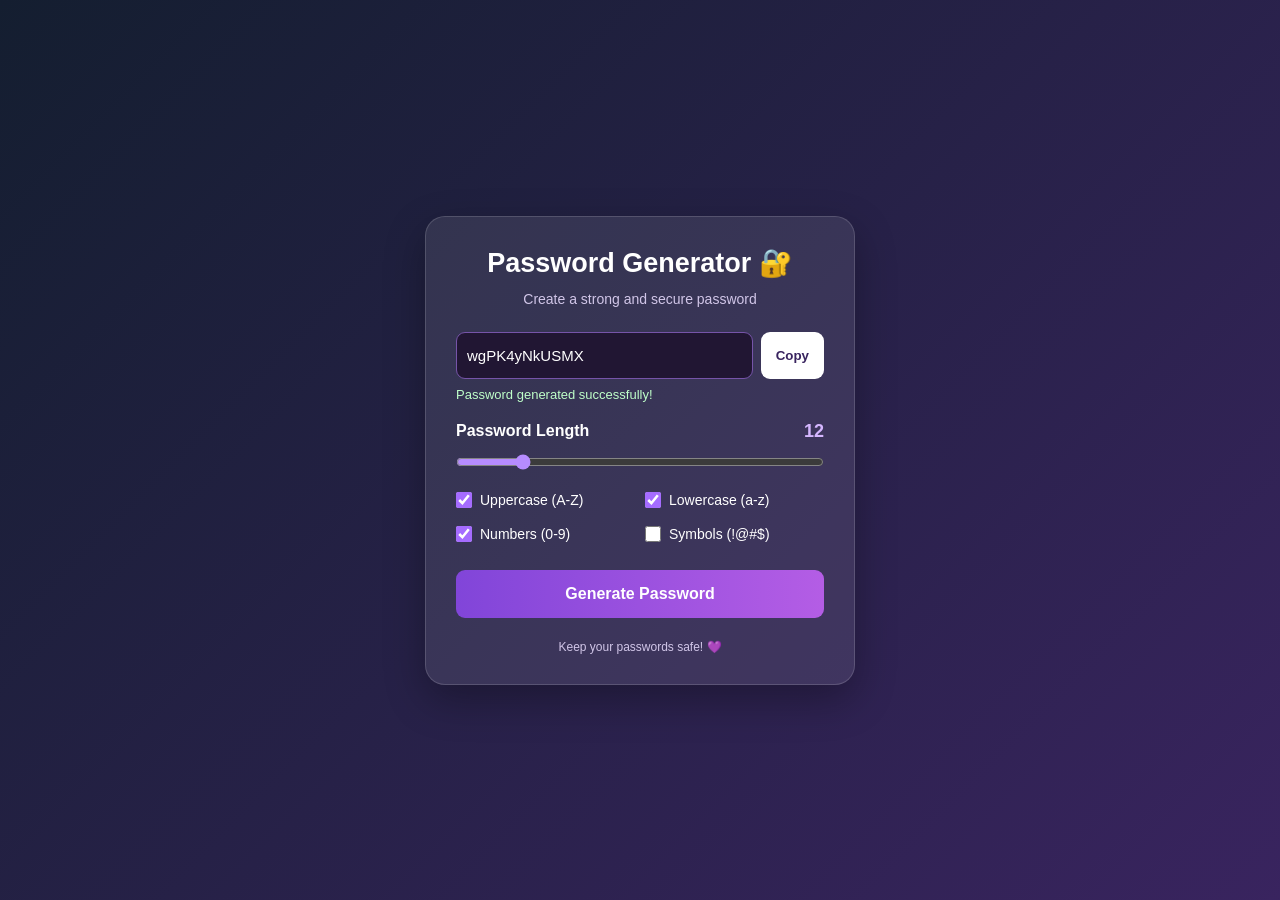
<file: Day52ofLearning.html>
<!DOCTYPE html>
<html lang="en">
<head>
    <meta charset="UTF-8">
    <meta name="viewport" content="width=device-width, initial-scale=1.0">
    <title>Password Generator</title>
    <link rel="stylesheet" href="Day52ofLearning.css">
    <script src="Day52ofLearning.js" defer></script>
</head>
<body>

    <div class="container">
        <h1>Password Generator 🔐</h1>
        <p class="subtitle">Create a strong and secure password</p>

        <div class="password-box">
            <input
                type="text"
                id="password"
                placeholder="Your password appears here"
                readonly
            >
            <button id="copyBtn" class="copy-btn" type="button">
                Copy
            </button>
        </div>

        <p id="message" aria-live="polite"></p>

        <div class="length-box">
            <label for="length">Password Length</label>
            <span id="lengthValue">12</span>
        </div>

        <input type="range" id="length" min="8" max="32" value="12">

        <div class="options">
            <label>
                <input type="checkbox" id="uppercase" checked>
                Uppercase (A-Z)
            </label>

            <label>
                <input type="checkbox" id="lowercase" checked>
                Lowercase (a-z)
            </label>

            <label>
                <input type="checkbox" id="numbers" checked>
                Numbers (0-9)
            </label>

            <label>
                <input type="checkbox" id="symbols">
                Symbols (!@#$)
            </label>
        </div>

        <button id="generateBtn" class="generate-btn" type="button">
            Generate Password
        </button>

        <p class="footer">Keep your passwords safe! 💜</p>
    </div>

</body>
</html>
</file>
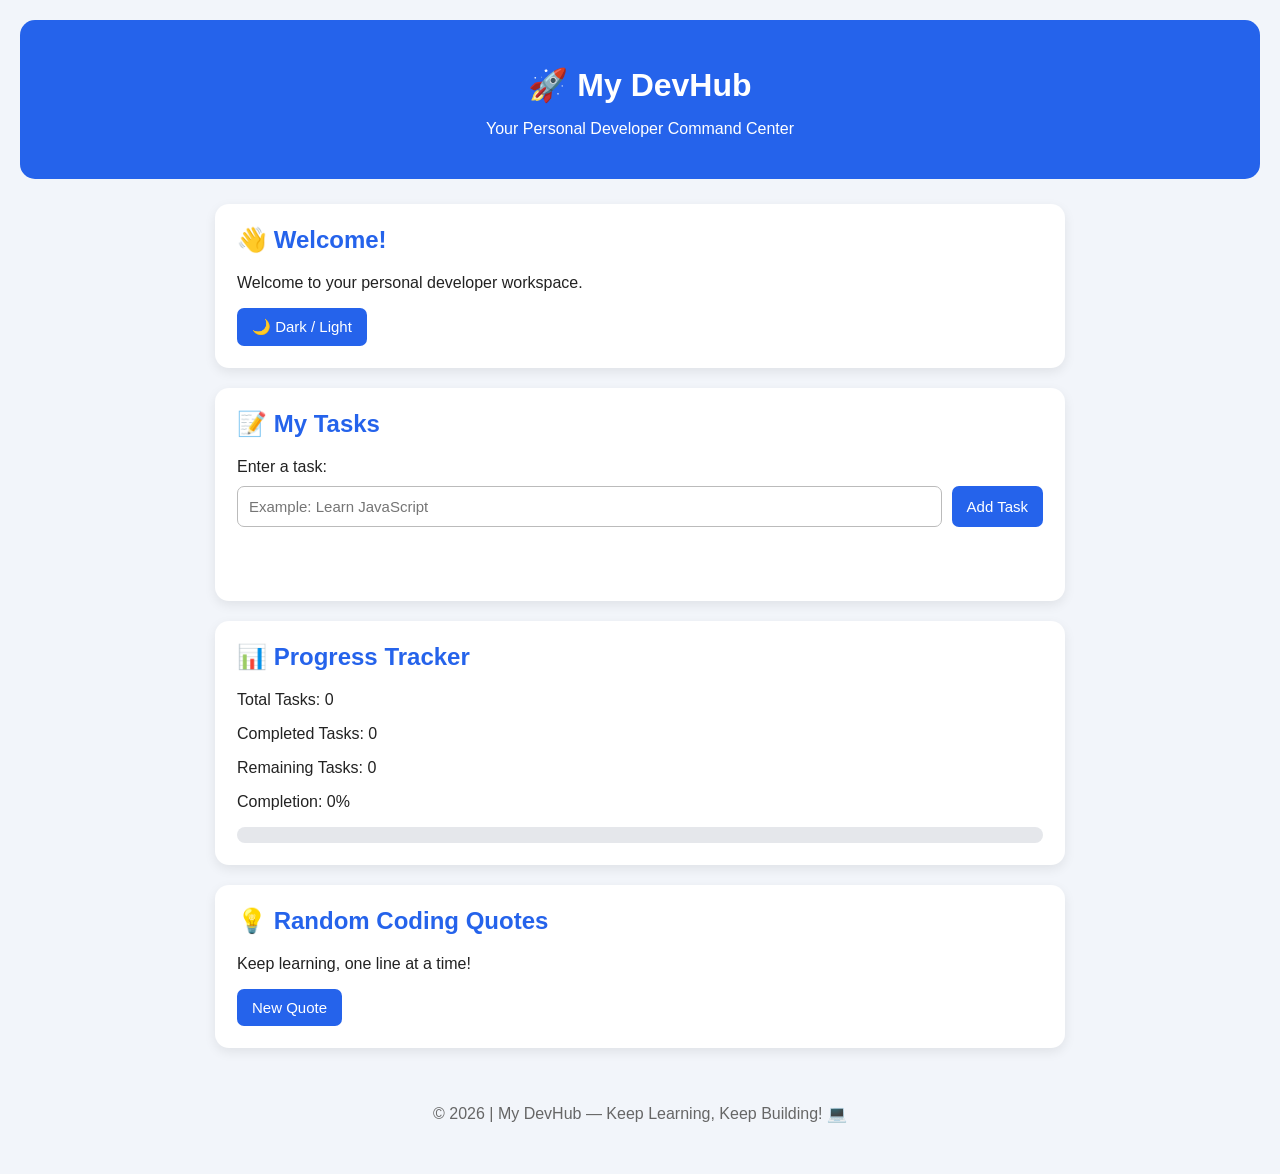
<file: Day53ofLearning.html>
<!DOCTYPE html>
<html lang="en">
<head>
    <meta charset="UTF-8">
    <meta name="viewport" content="width=device-width, initial-scale=1.0">
    <title>My DevHub | Developer Command Center</title>
    <link rel="stylesheet" href="Day53ofLearning.css">
</head>

<body>

    <header>
        <h1>🚀 My DevHub</h1>
        <p>Your Personal Developer Command Center</p>
    </header>

    <main>

        <section class="card">
            <h2>👋 Welcome!</h2>
            <p>Welcome to your personal developer workspace.</p>
            <p id="date"></p>
            <p id="clock"></p>
            <button id="themeBtn" type="button">🌙 Dark / Light</button>
        </section>

        <section class="card">
            <h2>📝 My Tasks</h2>

            <label for="task">Enter a task:</label>

            <div class="task-input">
                <input
                    type="text"
                    id="task"
                    placeholder="Example: Learn JavaScript"
                >
                <button id="addTaskBtn" type="button">Add Task</button>
            </div>

            <p id="result" aria-live="polite"></p>

            <ul id="taskList"></ul>
        </section>

        <section class="card">
            <h2>📊 Progress Tracker</h2>

            <p id="totalTask">Total Tasks: 0</p>
            <p id="completedTask">Completed Tasks: 0</p>
            <p id="remainingTask">Remaining Tasks: 0</p>
            <p id="percentage">Completion: 0%</p>

            <div class="progress-track">
                <div id="progressBar"></div>
            </div>
        </section>

        <section class="card">
            <h2>💡 Random Coding Quotes</h2>

            <p id="randomQuotes">Keep learning, one line at a time!</p>

            <button id="quoteBtn" type="button">New Quote</button>
        </section>

    </main>

    <footer>
        <p>© 2026 | My DevHub — Keep Learning, Keep Building! 💻</p>
    </footer>
    <script src="Day53ofLearning.js"></script>

</body>
</html>
</file>
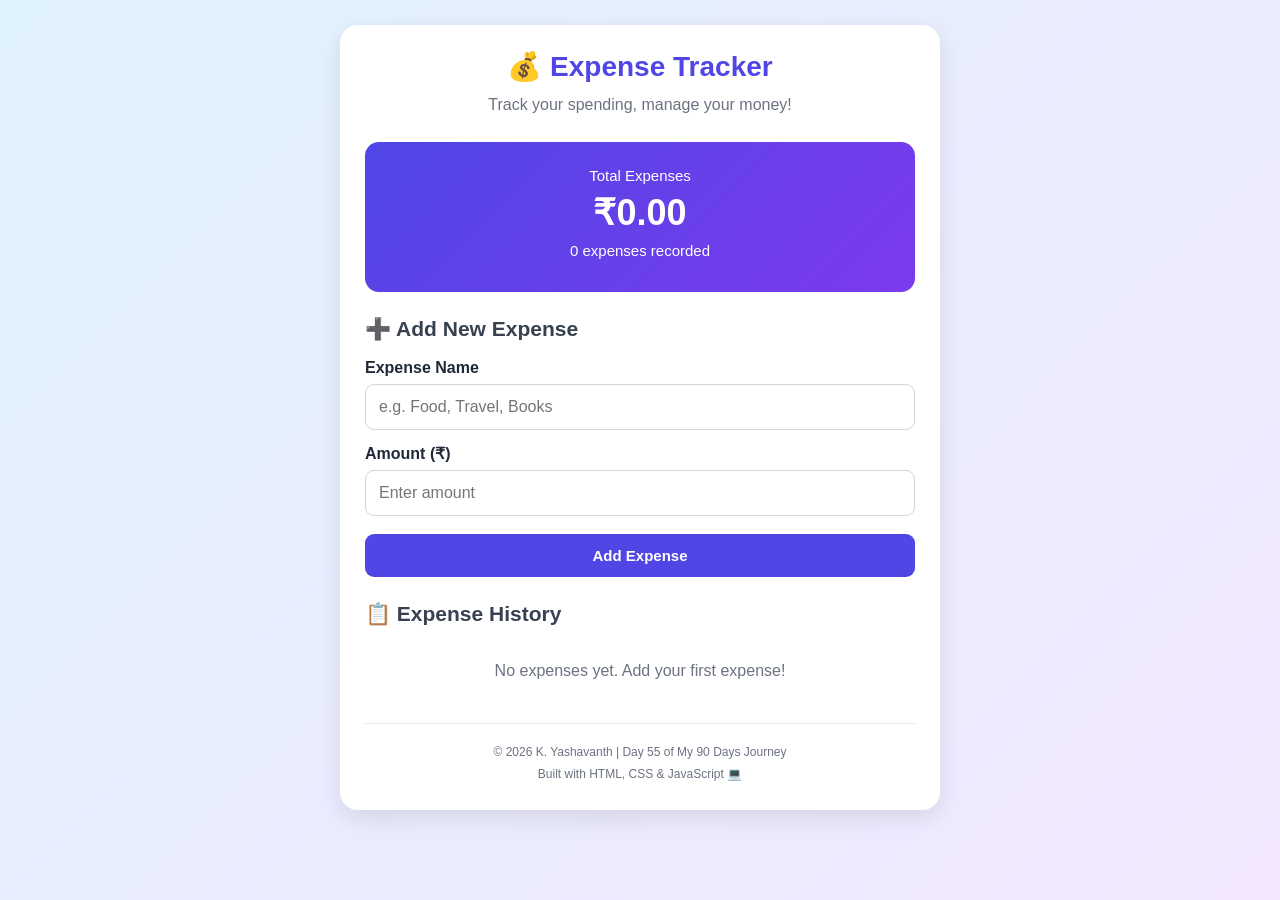
<file: Day55ofLearning.html>
<!DOCTYPE html>
<html lang="en">
<head>
    <meta charset="UTF-8">
    <meta name="viewport" content="width=device-width, initial-scale=1.0">

    <title>Personal Expense Tracker</title>

    <link rel="stylesheet" href="Day55ofLearning.css">
</head>
<body>

    <div class="container">

        <header>
            <h1>💰 Expense Tracker</h1>
            <p>Track your spending, manage your money!</p>
        </header>

        <section class="total-card">
            <p>Total Expenses</p>
            <h2 id="totalAmount">₹0.00</h2>
            <p id="expenseCount">0 expenses recorded</p>
        </section>

        <section class="expense-form">
            <h2>➕ Add New Expense</h2>

            <label for="expenseName">Expense Name</label>
            <input
                type="text"
                id="expenseName"
                placeholder="e.g. Food, Travel, Books"
            >

            <label for="expenseAmount">Amount (₹)</label>
            <input
                type="number"
                id="expenseAmount"
                placeholder="Enter amount"
                min="0.01"
                step="0.01"
            >

            <button id="addExpenseBtn">Add Expense</button>

            <p id="message" role="status" aria-live="polite"></p>
        </section>

        <section class="expense-history">
            <h2>📋 Expense History</h2>

            <ul id="expenseList">

            </ul>

            <p id="emptyMessage">No expenses yet. Add your first expense!</p>

            <button id="clearAllBtn" class="clear-btn" type="button">
                Clear All Expenses
            </button>
        </section>

        <footer>
            <p>© 2026 K. Yashavanth | Day 55 of My 90 Days Journey</p>
            <p>Built with HTML, CSS & JavaScript 💻</p>
        </footer>

    </div>

    <script src="Day55ofLearning.js"></script>
</body>
</html>
</file>
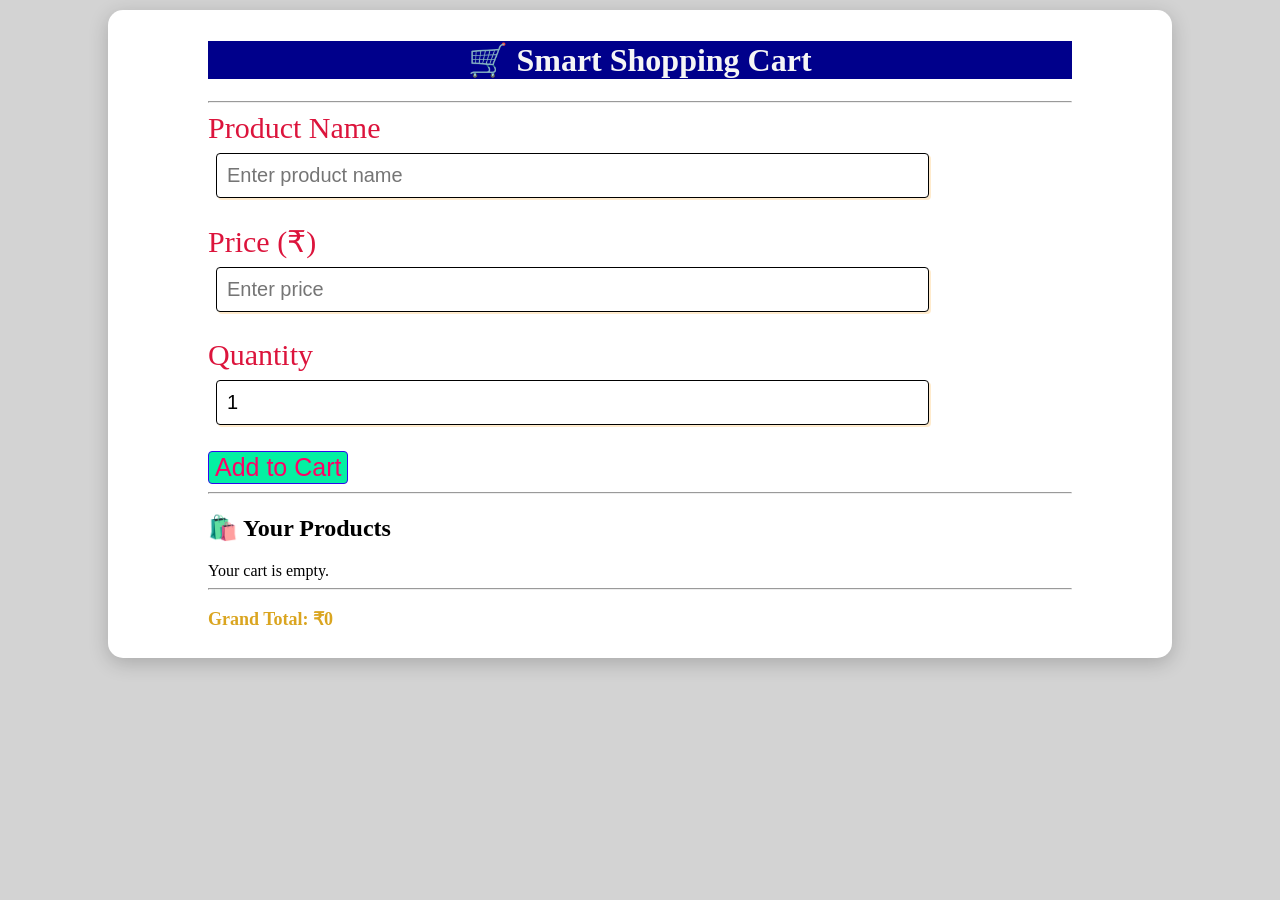
<file: Day57ofLearning.html>
<!DOCTYPE html>
<html lang="en">
    <head>
    <meta charset="UTF-8">
    <meta name="viewport" content="width=device-width, initial-scale=1.0"><title>Smart Shopping Cart</title>

<link rel="stylesheet" href="Day57ofLearning.css">

</head><body><div class="container">

    <header>
        <h1>🛒 Smart Shopping Cart</h1>
    </header>

    <hr>

    <form id="cartform">

        <label>Product Name</label><br>
        <input type="text" id="productInput"
            placeholder="Enter product name" required>

        <br><br>

        <label>Price (₹)</label><br>
        <input type="number" id="priceInput"
            placeholder="Enter price"
            min="0.01" step="0.01" required>

        <br><br>

        <label>Quantity</label><br>
        <input type="number" id="quantity"
            min="1" value="1" step="1" required>

        <br><br>

        <button type="submit" id="cartBtn">
            Add to Cart
        </button>

    </form>

    <hr>

    <h2>🛍️ Your Products</h2>

    <div id="cart">
        Your cart is empty.
    </div>

    <hr>

    <h3 id="Total">Grand Total: ₹0</h3>

</div>

<script src="Day57ofLearning.js"></script>

</body>
</html>
</file>
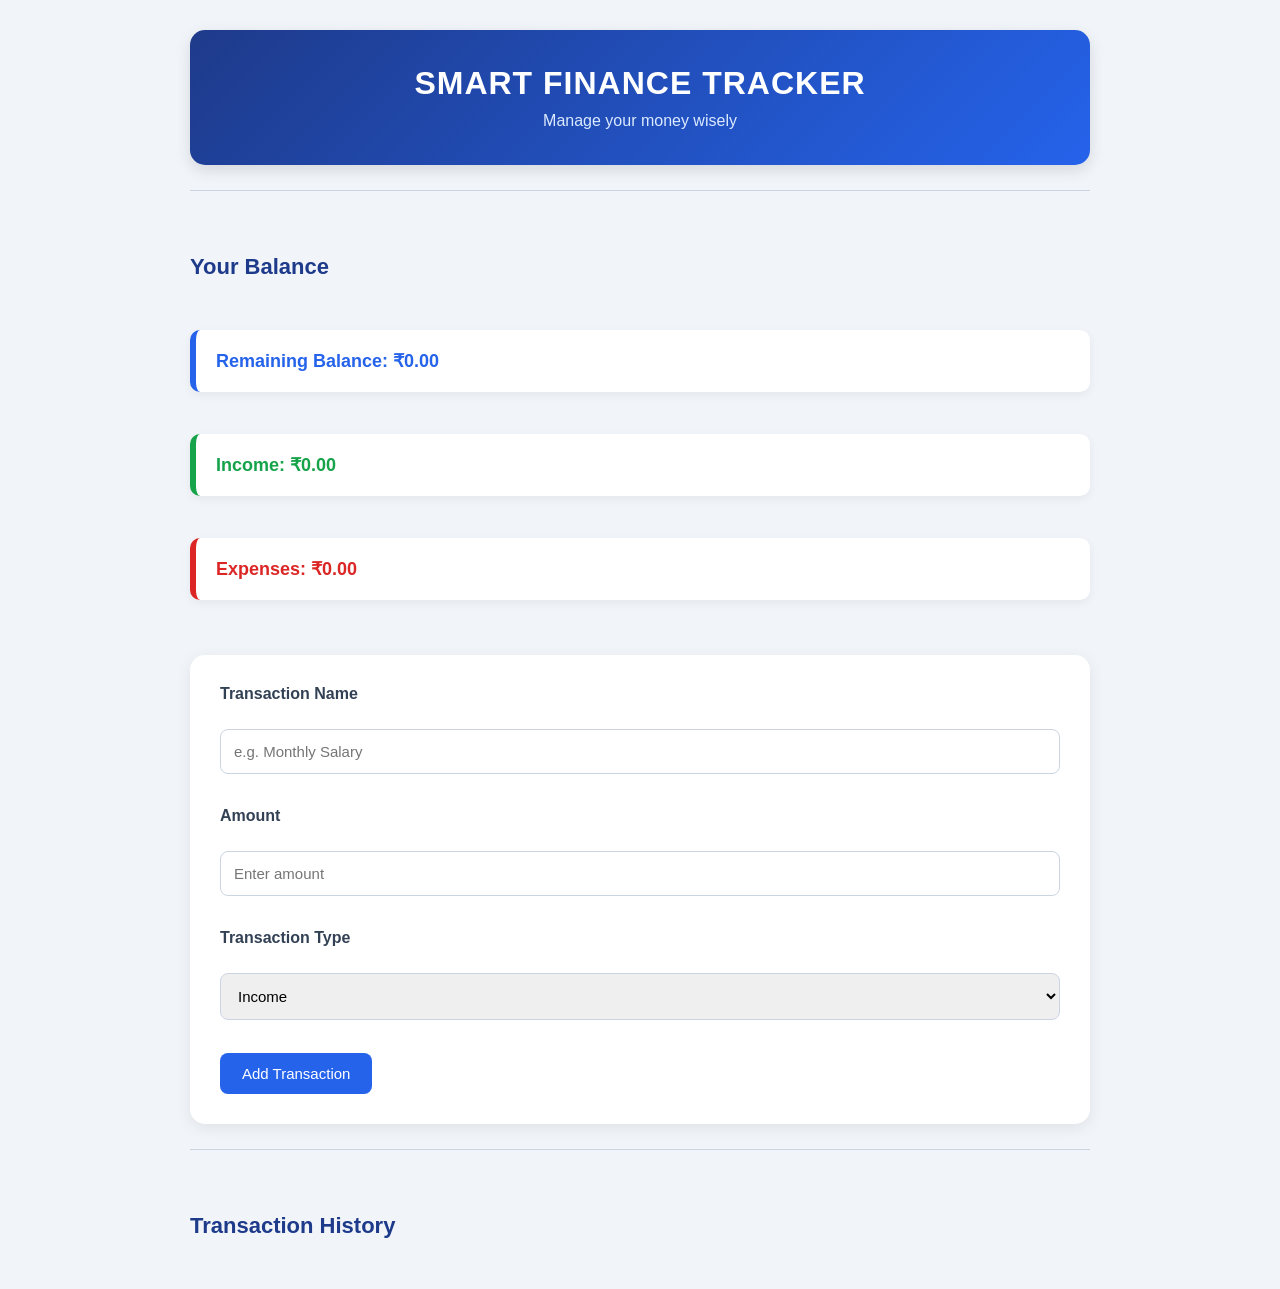
<file: Day58ofLearning.html>
<!DOCTYPE html>
<html lang="en">
<head>
    <meta charset="UTF-8">
    <meta name="viewport" content="width=device-width, initial-scale=1.0">
    <title>SMART FINANCE TRACKER</title>
    <link rel="stylesheet" href="Day58ofLearning.css">
</head>
<body>
    <header>
        <h1>SMART FINANCE TRACKER</h1>
        <p>Manage your money wisely</p>
    </header>
    <hr>
    <br>
<h3>Your Balance</h3>
<br>
<p id="balance">Remaining Balance:</p>
<br>
<p id="income">Income:</p>
<br>
<p id="expenses">Expenses:</p>
<br>

<form>
    <label>Transaction Name</label><br>
    <input type="text" id="transaction" placeholder="e.g. Monthly Salary"><br><br>
    <label>Amount</label><br>  
    <input type="number" id="amount" placeholder="Enter amount"><br><br>
    <label>Transaction Type</label><br>
    <select id="transactionType">
        <option value="income">Income</option>
        <option value="expense">Expense</option>
    </select><br><br>
    <button type="button" id="addTransactionBtn">Add Transaction</button>
</form>
<hr>
    <br>
    <h3>Transaction History</h3>
    <ul id="transactionHistory"></ul>

    <script src="Day58ofLearning.js"></script>
</body>
</html>
</file>
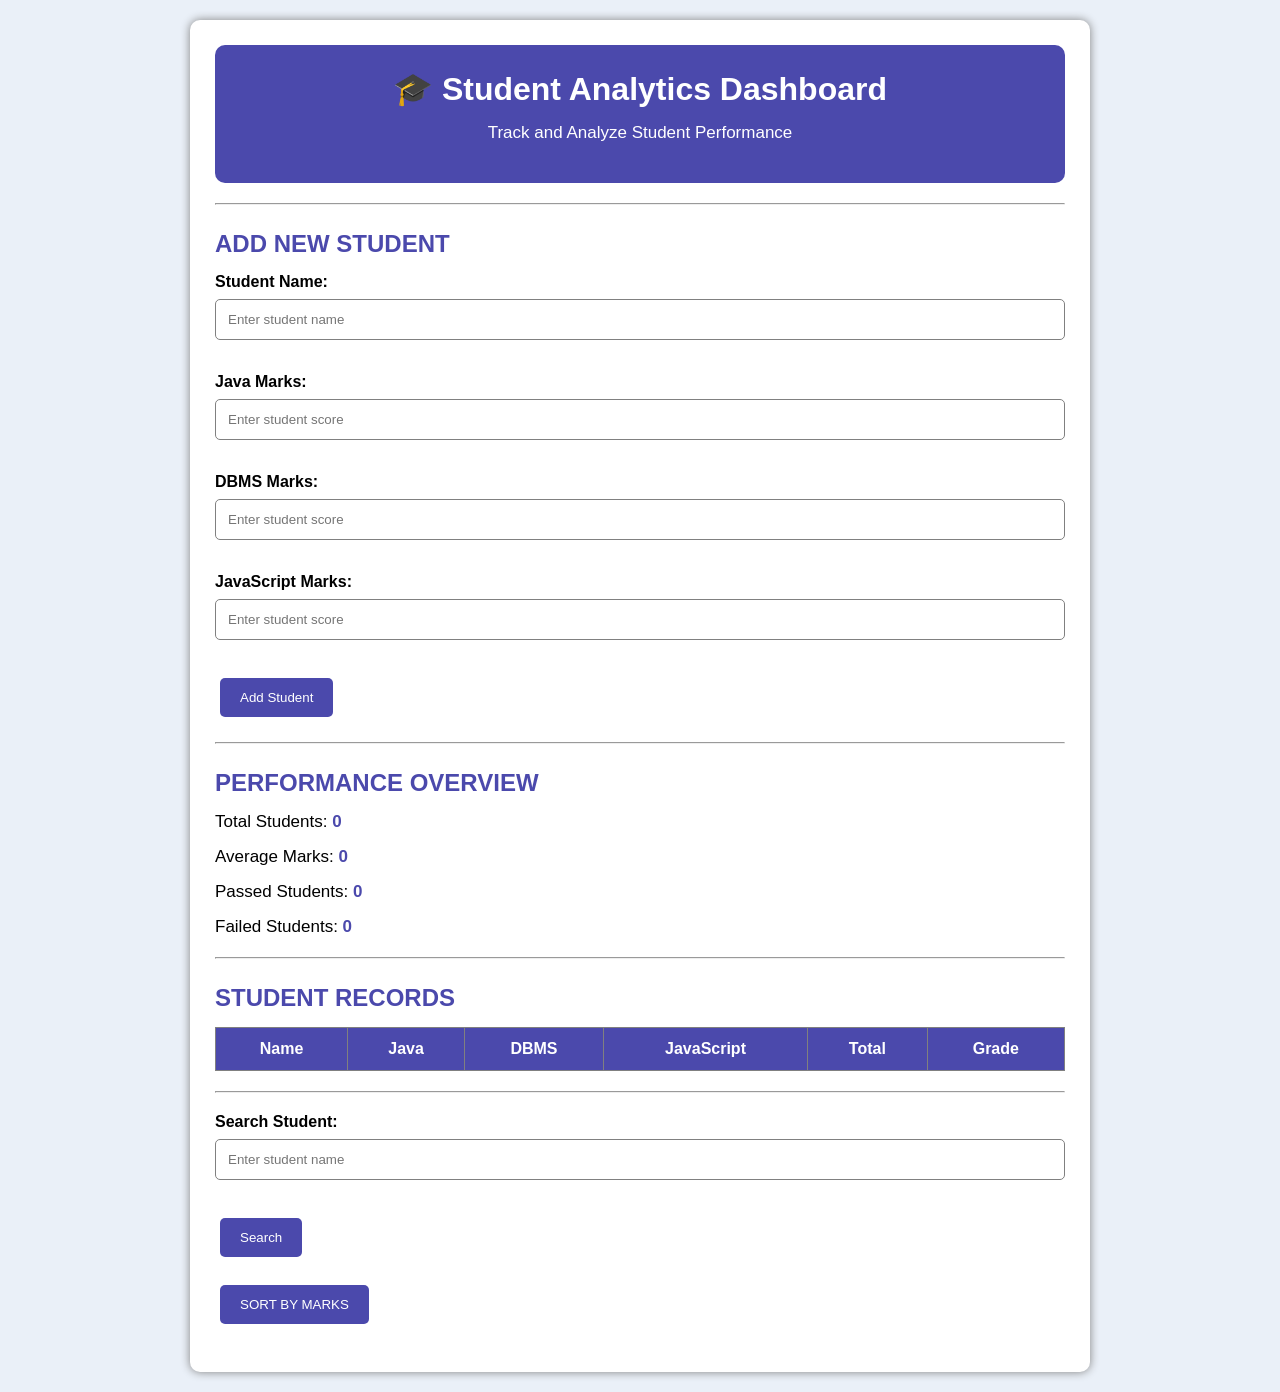
<file: Day59ofLearning.html>
<!DOCTYPE html>
<html lang="en">
<head>
    <meta charset="UTF-8">
    <meta name="viewport" content="width=device-width, initial-scale=1.0">
    <title>Student Analytics Dashboard</title>
    <link rel="stylesheet" href="Day59ofLearning.css">
</head>
<body>

<div class="container">

    <header>
        <h1>🎓 Student Analytics Dashboard</h1>
        <p>Track and Analyze Student Performance</p>
    </header>

    <hr>

    <h2>ADD NEW STUDENT</h2>

    <label for="studentName">Student Name:</label>
    <input type="text" id="studentName" placeholder="Enter student name">

    <br><br>

    <label for="JavaMarks">Java Marks:</label>
    <input type="number" id="JavaMarks" placeholder="Enter student score" min="0" max="100">

    <br><br>

    <label for="DBMSMarks">DBMS Marks:</label>
    <input type="number" id="DBMSMarks" placeholder="Enter student score" min="0" max="100">

    <br><br>

    <label for="JavaScript">JavaScript Marks:</label>
    <input type="number" id="JavaScript" placeholder="Enter student score" min="0" max="100">

    <br><br>

    <button id="addStudentBtn">Add Student</button>

    <hr>

    <h2>PERFORMANCE OVERVIEW</h2>

    <p>Total Students: <span id="totalStudents">0</span></p>
    <p>Average Marks: <span id="averageMarks">0</span></p>
    <p>Passed Students: <span id="passedStudents">0</span></p>
    <p>Failed Students: <span id="failedStudents">0</span></p>

    <hr>

    <h2>STUDENT RECORDS</h2>

    <table id="studentTable">
        <thead>
            <tr>
                <th>Name</th>
                <th>Java</th>
                <th>DBMS</th>
                <th>JavaScript</th>
                <th>Total</th>
                <th>Grade</th>
            </tr>
        </thead>

        <tbody id="studentRecords">
        </tbody>
    </table>

    <hr>

    <label for="searchInput">Search Student:</label>
    <input type="text" id="searchInput" placeholder="Enter student name">

    <br><br>

    <button id="searchBtn">Search</button>

    <br><br>

    <button id="sortBtn">SORT BY MARKS</button>

    <br><br>

</div>

<script src="Day59ofLearning.js"></script>

</body>
</html>
</file>
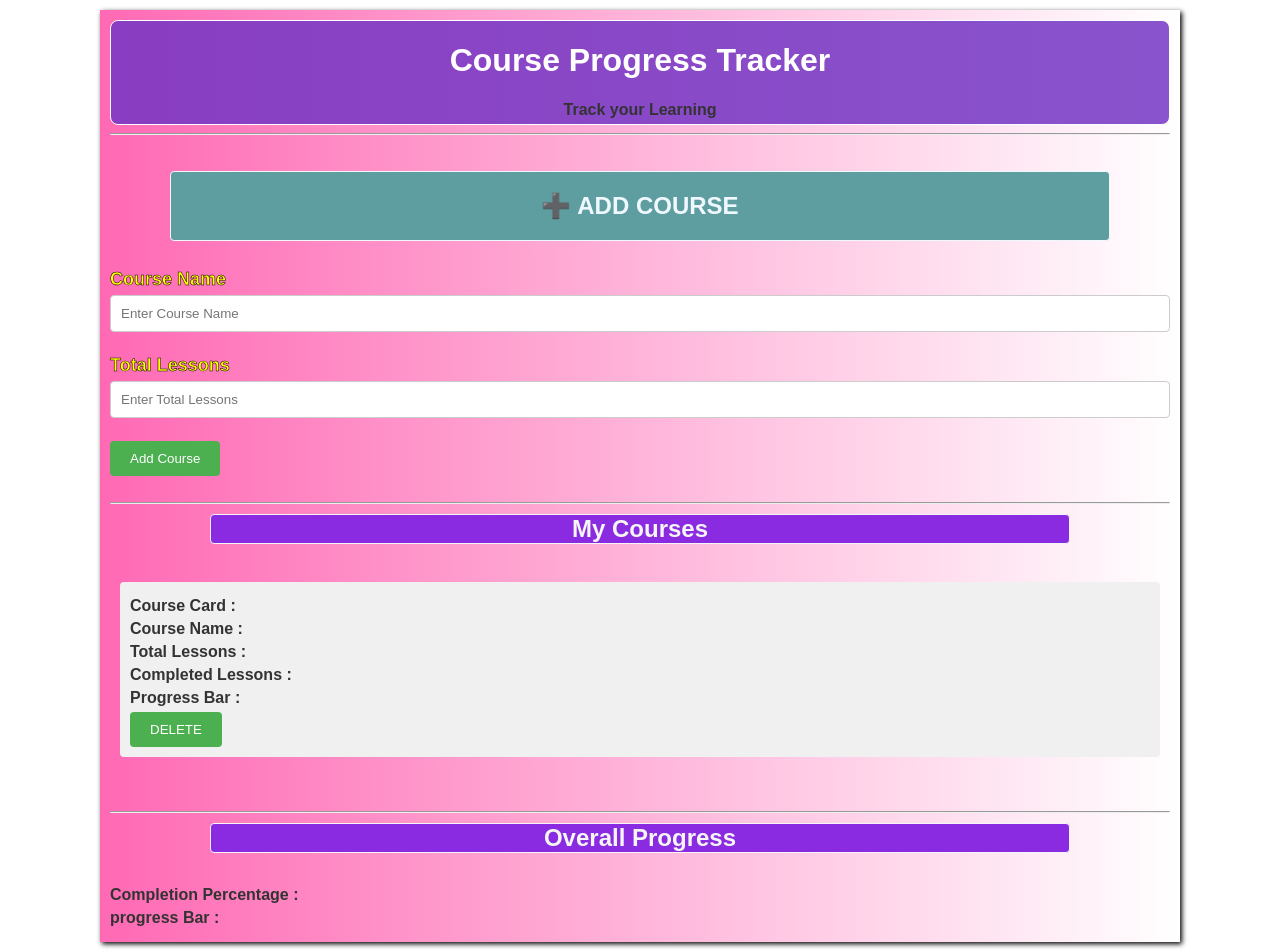
<file: Day60ofLearning.html>
<!DOCTYPE html>
<html lang="en">
<head>
    <meta charset="UTF-8">
    <meta name="viewport" content="width=device-width, initial-scale=1.0">
    <title>Document</title>
    <link rel="stylesheet" href="Day60ofLearning.css">
</head>
<body>
    <div class="container">
        <header>
        <h1>Course Progress Tracker</h1>
        <p>Track your Learning</p>
    </header>
    <hr>
    <br>

    <h2 class="addcourse">➕ ADD COURSE</h2>
 <br>
    <label for="courseName">Course Name</label><br>
    <input type="text" id="courseName" placeholder="Enter Course Name">
 <br><br>
    <label for="totallessons">Total Lessons</label><br>
    <input type="number" id="totallessons" placeholder="Enter Total Lessons">
 <br><br>
    <button id="courseBtn">Add Course</button>
 <br><br>
 <hr>
    <h2>My Courses</h2>
<br>
<div id="coursecontainer">
    <p id="card">Course Card :</p>
    <p id="Name">Course Name  :</p>
    <p id="total">Total Lessons :</p>
    <p id="completed">Completed Lessons :</p>
    <p id="ProgressBar">Progress Bar :</p>
    <button id="deleteBtn">DELETE</button>
</div>
<br><br>
<hr>
<h2>Overall Progress</h2><br>
<p id="percentage">Completion Percentage :</p>
<p id="OverallBar">progress Bar :</p>
 </div>
    <script src="Day60ofLearning.js"></script>
</body>
</html>
</file>
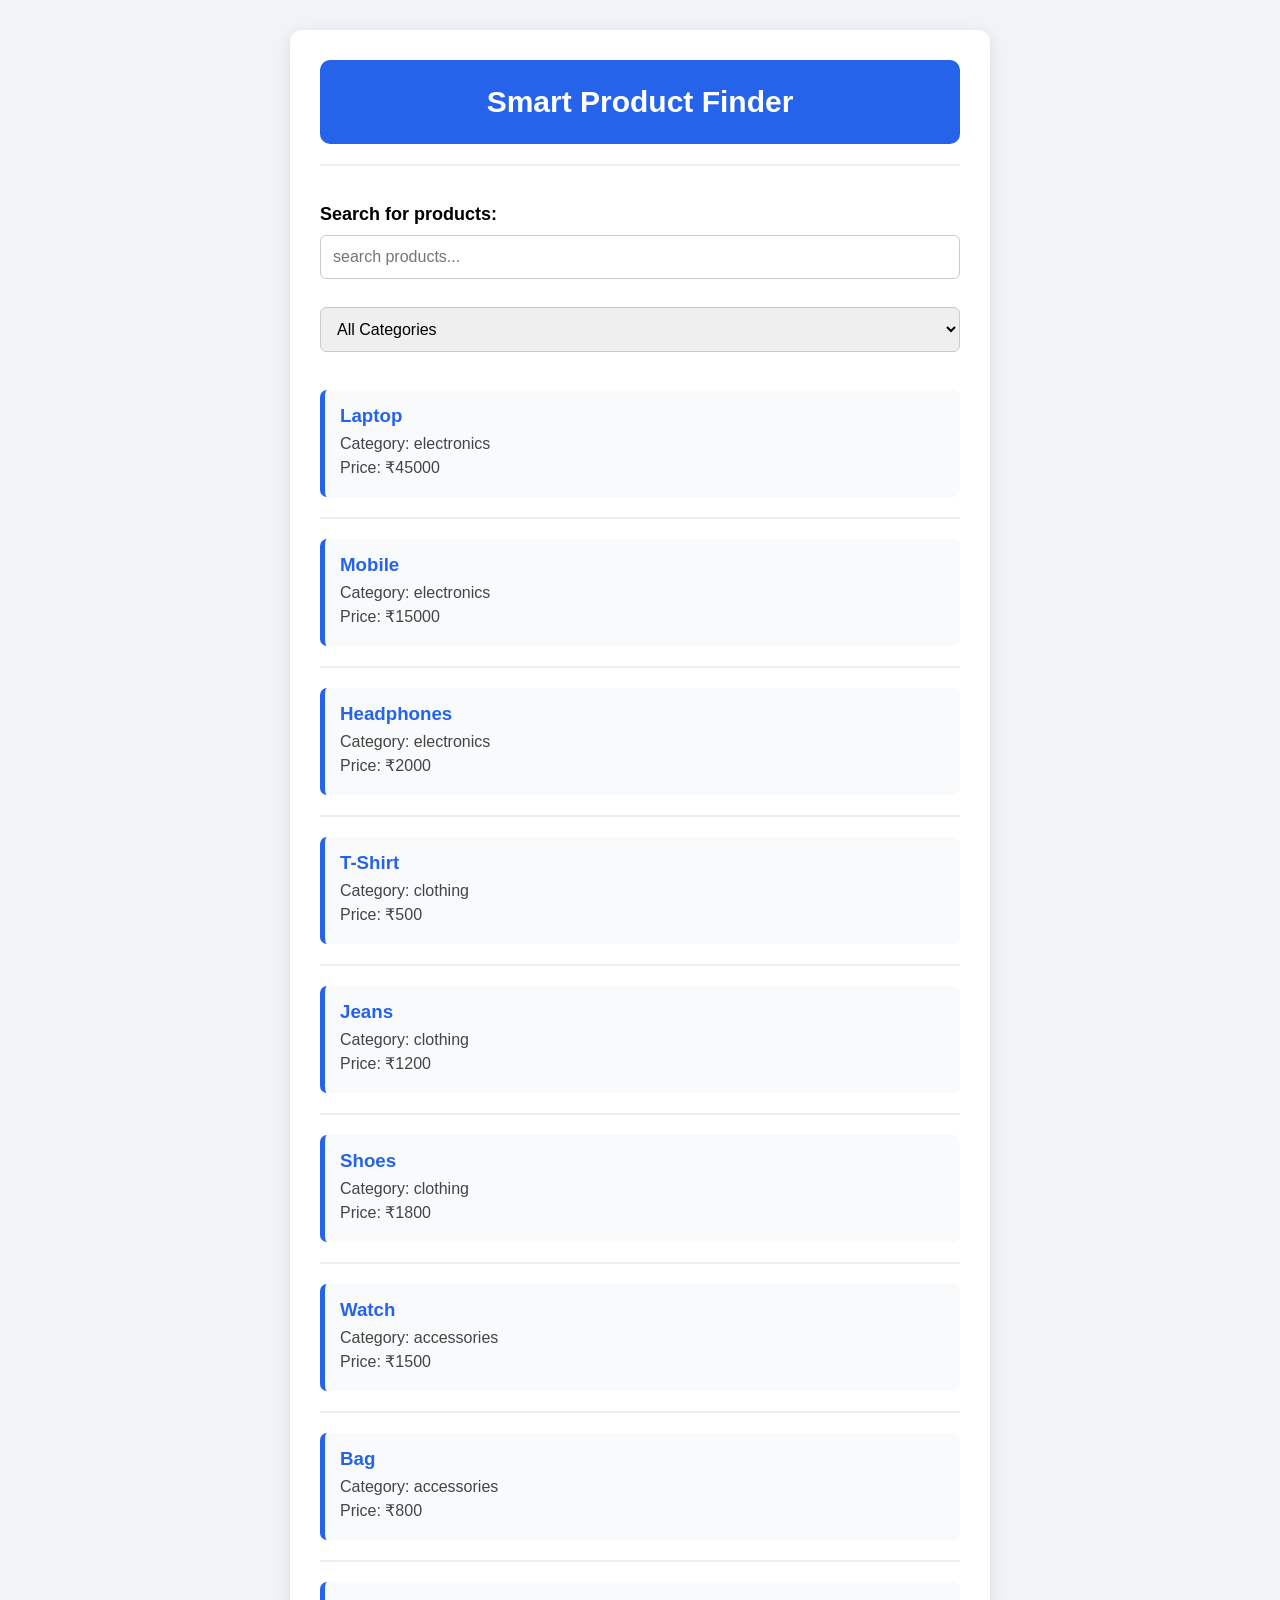
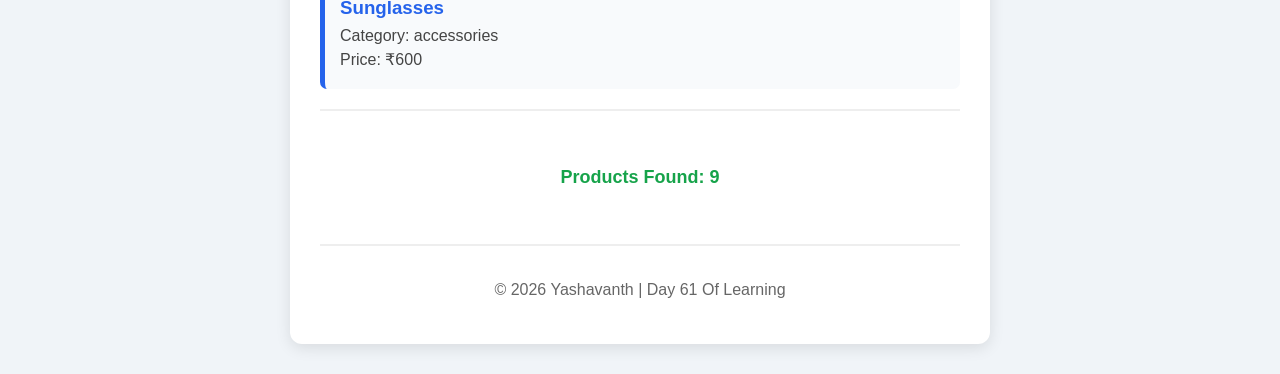
<file: Day61ofLearning.html>
<!DOCTYPE html>
<html lang="en">
<head>
    <meta charset="UTF-8">
    <meta name="viewport" content="width=device-width, initial-scale=1.0">
    <title>smart.product.finder</title>
    <link rel="stylesheet" href="Day61ofLearning.css">
</head>
<body>
    <div class="container">
    <header>
        <h1>Smart Product Finder</h1>
    </header>
<hr>
<br>
    <label for="search">Search for products:</label>
<br>
    <input type="text" id="search" name="search" placeholder="search products...">
<br><br>
    <select id="category" name="category">
        <option value="all" selected>All Categories</option>
        <option value="electronics">Electronics</option>
        <option value="clothing">Clothing</option>
        <option value="accessories">Accessories</option>
    </select>
<br><br>
    <div id="productList">
    </div>
<br><br>

<p id="resultcount"></p>
<br><br>
<hr>
    <footer>
        <p>© 2026 Yashavanth | Day 61 Of Learning</p>
    </footer>
    </div>
    <script src="Day61ofLearning.js"></script>
</body>
</html>
</file>
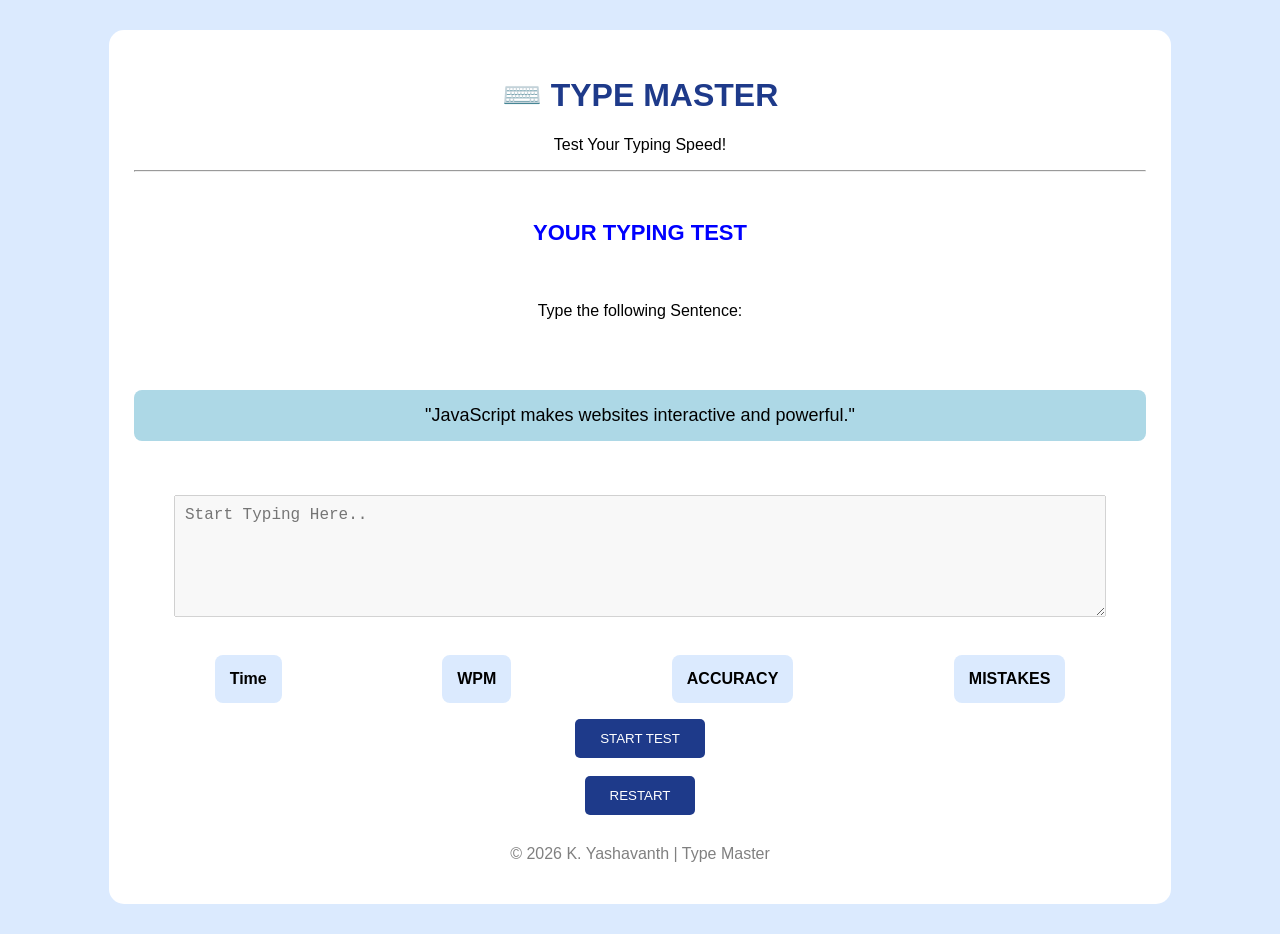
<file: Day62ofLearning.html>
<!DOCTYPE html>
<html lang="en">
<head>
    <meta charset="UTF-8">
    <meta name="viewport" content="width=device-width, initial-scale=1.0">
    <title>Type Master - Typing Speed Test</title>
    <link rel="stylesheet" href="Day62ofLearning.css">
</head>
<body>
    <div class="container">
        <header>
        <h1>⌨️ TYPE MASTER</h1>
        <p>Test Your Typing Speed!</p>
    </header>
    <hr>
    <br>

    <p class="type">YOUR TYPING TEST</p>
    <br>

    <p>Type the following Sentence:</p>
    <br><br>
    <p id="textToType">"JavaScript makes websites interactive and powerful."</p>
    <br><br>

    <textarea rows="4" cols="4" id="userInput"  disabled  placeholder="Start Typing Here.."></textarea>
    <br><br>
<div class="starts-container">
    <p id="timer">Time</p> 
    <p id="wpm">WPM</p>
    <p id="accuracy">ACCURACY</p>
    <p id="mistakes">MISTAKES</p>
</div>
<div class="buttons">
    <button id="startBtn">START TEST</button>
    <br><br>
    <button id="restartBtn">RESTART</button>
</div>
<footer>
    <p>© 2026 K. Yashavanth | Type Master</p>
</footer>
    </div>

<script src="Day62ofLearning.js"></script>
</body>
</html>
</file>
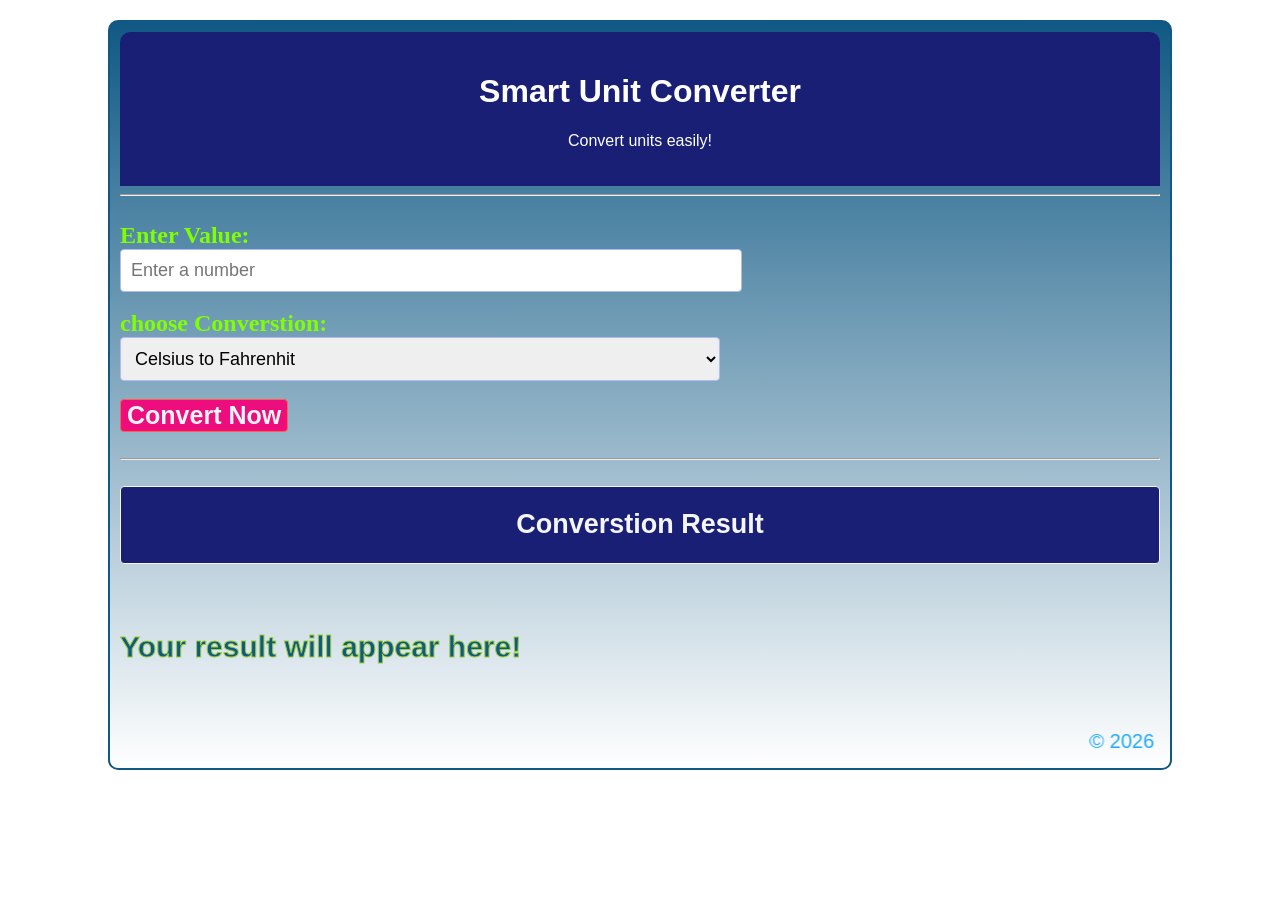
<file: Day63ofLearning.html>
<!DOCTYPE html>
<html lang="en">
<head>
    <meta charset="UTF-8">
    <meta name="viewport" content="width=device-width, initial-scale=1.0">
    <title>smart unit converter</title>
</head>
<link rel="stylesheet" href="Day63ofLearning.css">
<body>
   <div class="container">
            <header>
        <h1>Smart Unit Converter</h1>
        <p>Convert units easily!</p>
    </header>
    <hr>
    <br>
    <label for="userValue">Enter Value:</label><br>
    <input type="number" id="userValue" placeholder="Enter a number">
    <br><br>  
    <label for="converstionType">choose Converstion:</label><br>
    <select id="converstionType">
        <option value="celsius">Celsius to Fahrenhit</option>
        <option value="kilometers">Kilometers to Miles</option>
        <option value="kilograms">Kilograms to Pounds</option>
    </select>
    <br><br>
    <button id="convertBtn">Convert Now</button>
<br><br>
<hr>
<br>

<div class="result">
     <h2>Converstion Result</h2>
</div>
<br><br>

<p class="results" id="result">Your result will appear here!</p>

<br><br>
    <footer>
         <marquee>© 2026 K. Yashavanth | Day 63 of Learning</marquee>
    </footer>
   </div>

<script src="Day63ofLearning.js"></script>

</body>
</html>
</file>
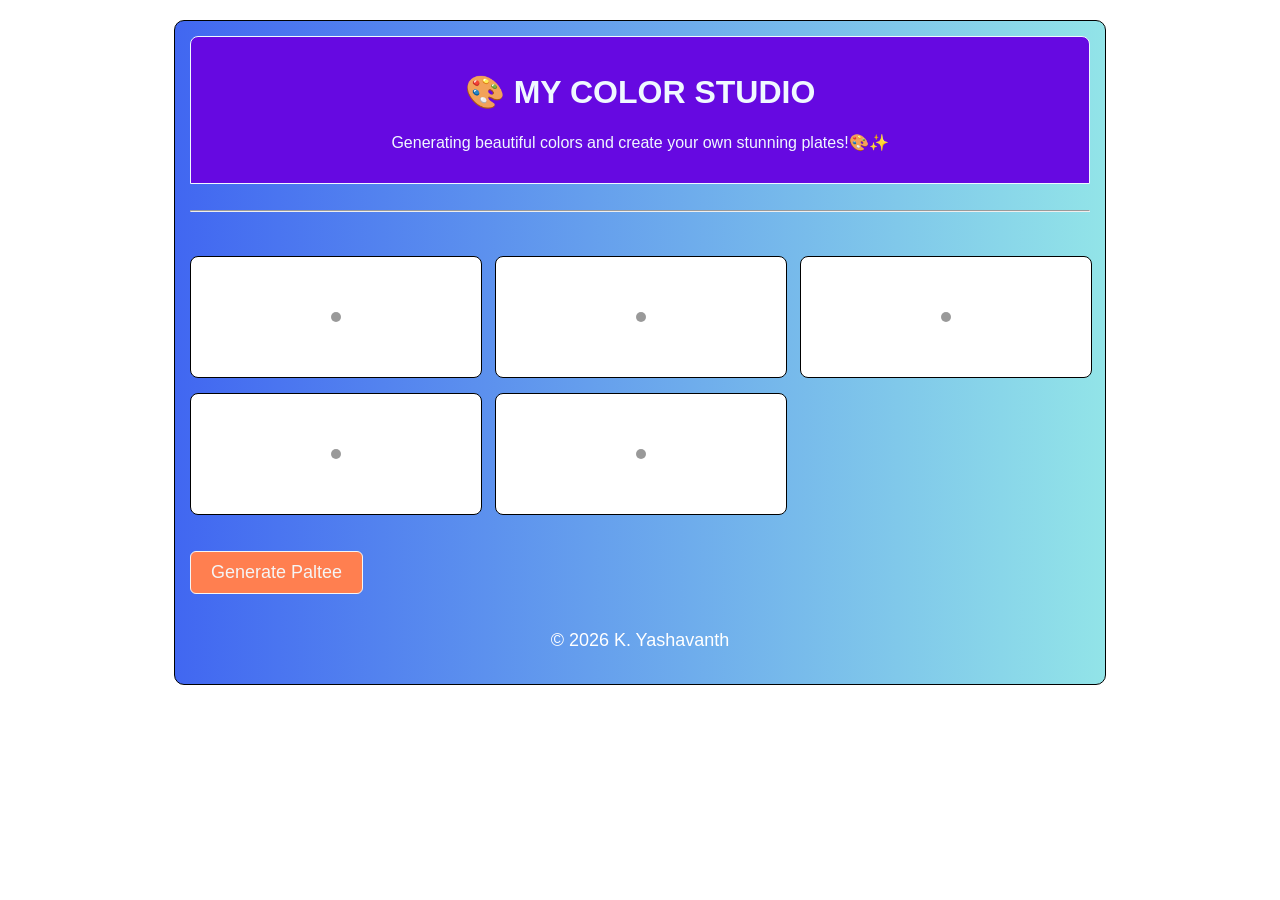
<file: Day64ofLearning.html>
<!DOCTYPE html>
<html lang="en">
<head>
    <title>color studio</title>
    <link rel="styleSheet" href="Day64ofLearning.css">
</head>
<body>
    <div class="container">
        <header>
            <h1>🎨 MY COLOR STUDIO</h1>
            <p>Generating beautiful colors and create your own stunning plates!🎨✨</p>
        </header>
<br>
    <hr>
<br><br>
     <section class="palette" id="palette">
        <div class="color-card">
            <div class="color-box">
                <p id="hexCode1"></p>

            </div>

        </div>

        <div class="color-card">
            <div class="color-box">
                <p id="hexCode2"></p>

            </div>

        </div>

        <div class="color-card">
            <div class="color-box">
                <p id="hexCode3"></p>

            </div>

        </div>

        <div class="color-card">
            <div class="color-box">
                <p id="hexCode4"></p>

            </div>

        </div>

        <div class="color-card">
            <div class="color-box">
                <p id="hexCode5"></p>

            </div>

        </div>

    </section>
<br><br>
    <button id="generateBtn">Generate Paltee</button>
<br><br>
    <footer>
        <p>© 2026 K. Yashavanth</p>
    </footer>
    </div>   

    <script src="Day64ofLearning.js"></script>
</body>
</html>
</file>
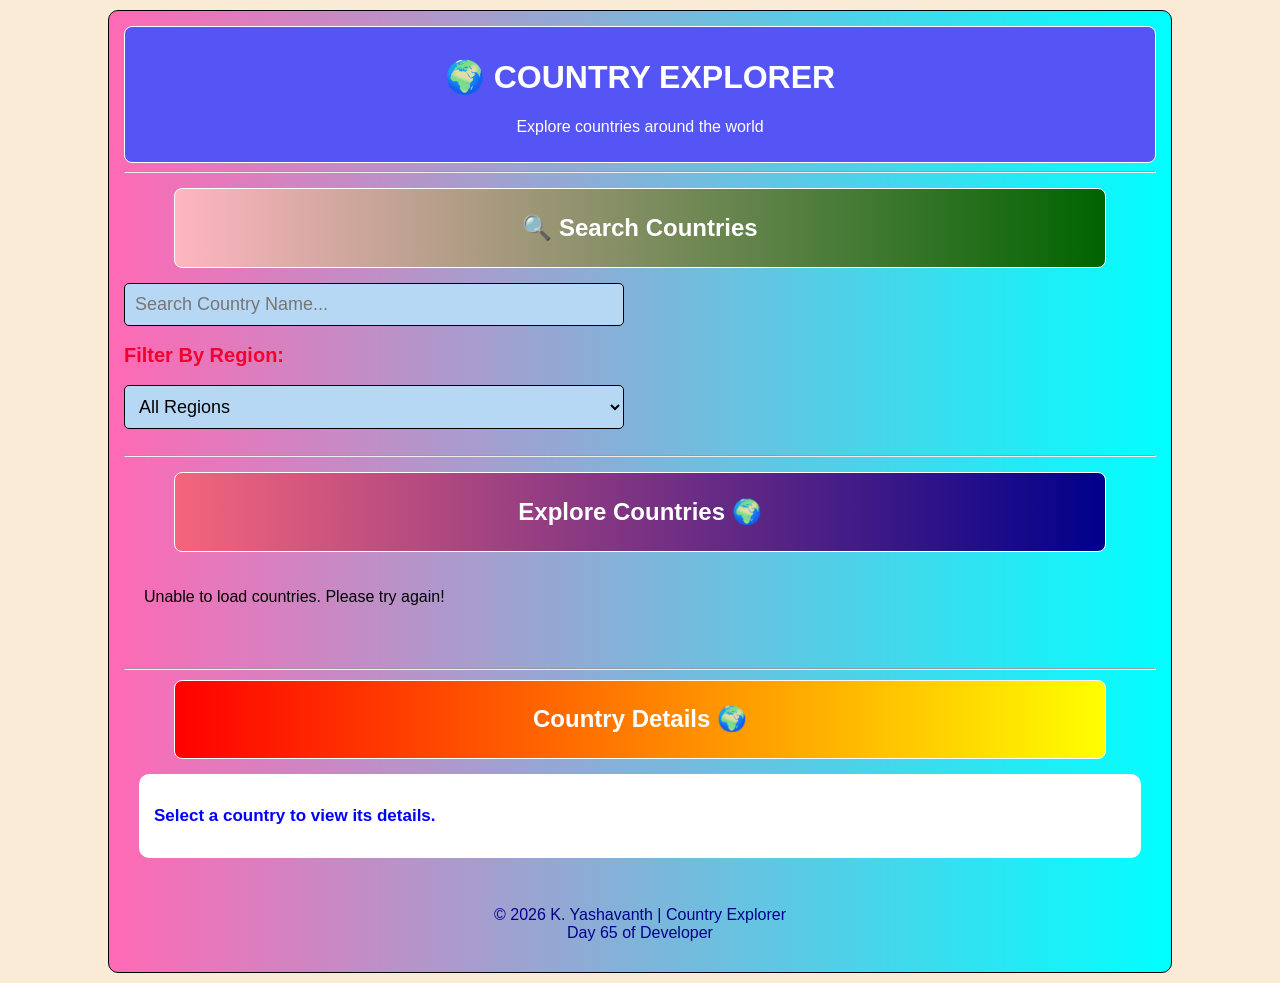
<file: Day65ofLearning.html>
<!DOCTYPE html>
<html lang="en">
<head>
    <meta charset="UTF-8">
    <meta name="viewport" content="width=device-width, initial-scale=1.0">
    <title>Country Explorer</title>
    <link rel="stylesheet" href="Day65ofLearning.css">
</head>
<body>

    <div class="container">

        <header>
            <h1>🌍 COUNTRY EXPLORER</h1>
            <p>Explore countries around the world</p>
        </header>

        <hr>

        <div class="search">
            <h2>🔍 Search Countries</h2>
        </div>

        <input type="text" id="search" placeholder="Search Country Name...">

        <br><br>

        <label for="regionfilter">Filter By Region:</label>

        <br><br>

        <select id="regionfilter">
            <option value="all">All Regions</option>
            <option value="Africa">Africa</option>
            <option value="Americas">Americas</option>
            <option value="Asia">Asia</option>
            <option value="Europe">Europe</option>
            <option value="Oceania">Oceania</option>
        </select>

        <br><br>

        <hr>

        <div class="Explore">
            <h2>Explore Countries 🌍</h2>
        </div>

        <div class="cards" id="countryContainer">
            <p>Loading Countries...</p>
        </div>

        <br>

        <hr>

        <section id="CountryDetails">

            <div class="Details">
                <h2>Country Details 🌍</h2>
            </div>

            <div id="detailsContent">
                <p>Select a country to view its details.</p>
            </div>

        </section>

        <br>

        <footer>
            © 2026 K. Yashavanth | Country Explorer
            <br>
            Day 65 of Developer
        </footer>

    </div>

    <script src="Day65ofLearning.js"></script>

</body>
</html>
</file>
<file: Day52ofLearning.css>
* {
    margin: 0;
    padding: 0;
    box-sizing: border-box;
}

body {
    min-height: 100vh;
    display: flex;
    justify-content: center;
    align-items: center;
    padding: 20px;
    font-family: Arial, sans-serif;
    background: linear-gradient(135deg, #141e30, #39245f);
    color: white;
}

.container {
    width: 100%;
    max-width: 430px;
    padding: 30px;
    border-radius: 20px;
    background: rgba(255, 255, 255, 0.09);
    border: 1px solid rgba(255, 255, 255, 0.15);
    box-shadow: 0 15px 40px rgba(0, 0, 0, 0.3);
}

h1 {
    text-align: center;
    font-size: 27px;
    margin-bottom: 12px;
}

.subtitle {
    text-align: center;
    color: #d1c6e8;
    font-size: 14px;
    margin-bottom: 25px;
}

.password-box {
    display: flex;
    gap: 8px;
}

#password {
    width: 100%;
    min-width: 0;
    padding: 14px 10px;
    border: 1px solid #7654a9;
    border-radius: 9px;
    background: #211633;
    color: #ffffff;
    font-size: 15px;
}

button {
    border: none;
    border-radius: 9px;
    cursor: pointer;
    font-weight: bold;
    transition: 0.2s;
}

button:hover {
    opacity: 0.85;
    transform: translateY(-1px);
}

.copy-btn {
    padding: 0 15px;
    background: #ffffff;
    color: #39245f;
}

#message {
    min-height: 22px;
    margin-top: 8px;
    font-size: 13px;
    color: #bfffc9;
}

.length-box {
    display: flex;
    justify-content: space-between;
    align-items: center;
    margin: 12px 0;
    font-weight: bold;
}

#lengthValue {
    color: #d5b7ff;
    font-size: 18px;
}

#length {
    width: 100%;
    accent-color: #b68cff;
    cursor: pointer;
    margin-bottom: 22px;
}

.options {
    display: grid;
    grid-template-columns: 1fr 1fr;
    gap: 18px 10px;
    margin-bottom: 28px;
}

.options label {
    display: flex;
    align-items: center;
    gap: 8px;
    font-size: 14px;
    cursor: pointer;
}

.options input {
    accent-color: #a56cff;
    width: 16px;
    height: 16px;
    cursor: pointer;
}

.generate-btn {
    width: 100%;
    padding: 15px;
    color: white;
    font-size: 16px;
    background: linear-gradient(90deg, #8145d9, #b45de5);
}

.footer {
    margin-top: 22px;
    text-align: center;
    font-size: 12px;
    color: #d1c6e8;
}

@media (max-width: 380px) {
    .container {
        padding: 22px 17px;
    }

    h1 {
        font-size: 23px;
    }

    .options {
        grid-template-columns: 1fr;
    }
}
</file>
<file: Day53ofLearning.css>
* {
    box-sizing: border-box;
}

body {
    margin: 0;
    padding: 20px;
    font-family: Arial, sans-serif;
    background: #f2f5fa;
    color: #222;
    transition: background 0.3s, color 0.3s;
}

header {
    text-align: center;
    padding: 25px 15px;
    background: #2563eb;
    color: white;
    border-radius: 15px;
}

header h1 {
    margin-bottom: 8px;
}

main {
    max-width: 850px;
    margin: 25px auto;
}

.card {
    background: white;
    padding: 22px;
    margin-bottom: 20px;
    border-radius: 14px;
    box-shadow: 0 4px 12px rgba(0, 0, 0, 0.08);
}

h2 {
    margin-top: 0;
    color: #2563eb;
}

button {
    padding: 10px 15px;
    border: none;
    border-radius: 7px;
    background: #2563eb;
    color: white;
    cursor: pointer;
    font-size: 15px;
}

button:hover {
    opacity: 0.85;
}

input {
    padding: 11px;
    border: 1px solid #bbb;
    border-radius: 7px;
    font-size: 15px;
    min-width: 0;
    flex: 1;
}

.task-input {
    display: flex;
    gap: 10px;
    margin-top: 10px;
}

#result {
    min-height: 20px;
}

#taskList {
    padding-left: 25px;
}

#taskList li {
    padding: 12px;
    margin: 10px 0;
    background: #eef2ff;
    border-radius: 8px;
    overflow-wrap: anywhere;
}

.task-content {
    display: flex;
    align-items: center;
    gap: 10px;
}

.task-text {
    flex: 1;
}

.task-text.completed {
    text-decoration: line-through;
    opacity: 0.6;
}

.task-actions {
    display: flex;
    gap: 6px;
    flex-wrap: wrap;
}

.complete-btn {
    background: #15803d;
}

.delete-btn {
    background: #dc2626;
}

.progress-track {
    width: 100%;
    height: 16px;
    background: #e5e7eb;
    border-radius: 10px;
    overflow: hidden;
}

#progressBar {
    width: 0;
    height: 100%;
    background: #16a34a;
    transition: width 0.3s;
}

footer {
    text-align: center;
    padding: 15px;
    color: #666;
}

body.dark {
    background: #111827;
    color: #f3f4f6;
}

body.dark .card {
    background: #1f2937;
}

body.dark h2 {
    color: #93c5fd;
}

body.dark #taskList li {
    background: #374151;
}

body.dark input {
    background: #374151;
    color: white;
    border-color: #6b7280;
}

body.dark footer {
    color: #d1d5db;
}

body.dark .progress-track {
    background: #4b5563;
}

body.dark #result {
    color: #f3f4f6;
}

@media (max-width: 500px) {
    body {
        padding: 12px;
    }

    .card {
        padding: 16px;
    }

    .task-input {
        flex-direction: column;
    }

    .task-input button {
        width: 100%;
    }

    .task-content {
        align-items: flex-start;
        flex-direction: column;
    }
}
</file>
<file: Day55ofLearning.css>
/* Day 55 - Personal Expense Tracker */

* {
    margin: 0;
    padding: 0;
    box-sizing: border-box;
}

body {
    font-family: Arial, sans-serif;
    background: linear-gradient(135deg, #e0f2fe, #f3e8ff);
    color: #1f2937;
    min-height: 100vh;
    padding: 25px 15px;
}

.container {
    max-width: 600px;
    margin: 0 auto;
    background: #ffffff;
    padding: 25px;
    border-radius: 18px;
    box-shadow: 0 8px 25px rgba(0, 0, 0, 0.1);
}

header {
    text-align: center;
    margin-bottom: 25px;
}

header h1 {
    color: #4f46e5;
    margin-bottom: 10px;
    font-size: 28px;
}

header p {
    color: #6b7280;
    line-height: 1.5;
}

.total-card {
    background: linear-gradient(135deg, #4f46e5, #7c3aed);
    color: white;
    padding: 25px;
    text-align: center;
    border-radius: 14px;
    margin-bottom: 25px;
}

.total-card p {
    font-size: 15px;
    margin-bottom: 8px;
}

.total-card h2 {
    font-size: 36px;
    margin-bottom: 8px;
    overflow-wrap: anywhere;
}

.expense-form,
.expense-history {
    margin-bottom: 25px;
}

.expense-form h2,
.expense-history h2 {
    font-size: 21px;
    margin-bottom: 18px;
    color: #374151;
}

label {
    display: block;
    margin: 14px 0 7px;
    font-weight: bold;
}

input {
    width: 100%;
    padding: 13px;
    border: 1px solid #d1d5db;
    border-radius: 9px;
    font-size: 16px;
    outline: none;
}

input:focus {
    border-color: #4f46e5;
    box-shadow: 0 0 0 3px rgba(79, 70, 229, 0.12);
}

button {
    cursor: pointer;
    border: none;
    border-radius: 9px;
    padding: 13px 16px;
    font-size: 15px;
    font-weight: bold;
}

#addExpenseBtn {
    width: 100%;
    margin-top: 18px;
    background: #4f46e5;
    color: white;
}

#addExpenseBtn:hover {
    background: #4338ca;
}

#message {
    margin-top: 12px;
    font-size: 14px;
    line-height: 1.5;
}

#expenseList {
    list-style: none;
}

#expenseList li {
    display: flex;
    align-items: center;
    justify-content: space-between;
    gap: 12px;
    padding: 14px 12px;
    margin-bottom: 10px;
    background: #f9fafb;
    border: 1px solid #e5e7eb;
    border-radius: 10px;
    overflow-wrap: anywhere;
}

.expense-details {
    min-width: 0;
}

.expense-details strong {
    display: block;
    margin-bottom: 5px;
    overflow-wrap: anywhere;
}

.expense-details span {
    color: #059669;
    font-weight: bold;
}

.delete-btn {
    background: #fee2e2;
    color: #b91c1c;
    flex-shrink: 0;
}

.delete-btn:hover {
    background: #fecaca;
}

#emptyMessage {
    color: #6b7280;
    text-align: center;
    padding: 15px 0;
    line-height: 1.5;
}

.clear-btn {
    width: 100%;
    margin-top: 15px;
    background: #374151;
    color: white;
}

.clear-btn:hover {
    background: #1f2937;
}

footer {
    text-align: center;
    border-top: 1px solid #e5e7eb;
    padding-top: 18px;
    color: #6b7280;
    font-size: 12px;
    line-height: 1.8;
}

@media (max-width: 400px) {
    .container {
        padding: 18px;
    }

    header h1 {
        font-size: 24px;
    }

    .total-card h2 {
        font-size: 30px;
    }

    #expenseList li {
        padding: 10px 8px;
    }

    .delete-btn {
        padding: 10px;
        font-size: 13px;
    }
}
</file>
<file: Day57ofLearning.css>
body{
    background-color: lightgrey;
}

.container{
    background: white;
   margin: 10px 100px;
    padding: 10px 100px;
    border-radius: 15px;
    box-shadow: 0 5px 20px rgba(0,0,0,0.2);
}


header{
    background-color: darkblue;
    color: whitesmoke;
    text-align: center;

}

input{
    border: 1px solid;
    border-radius: 4px;
    font-size: 20px;
    box-shadow: 2px 2px blanchedalmond;
    padding: 10px;
    margin: 8px;
    width: 80%;
}

label{
    font-size: 30px;
    color: crimson;
}

button{
    font-size: 25px;
    color: rgb(255, 0, 102);
    background-color: rgb(4, 240, 162);
    border: 1px solid rgb(47, 9, 236);
    border-radius: 4px;

}

button:hover{
    background-color: darkgreen;
    cursor: pointer;
}

#Total{
    font-size: large;
    font-weight: bold;
    color: goldenrod;
}

p{
    color:  rgb(0, 68, 255); 
    font-size: 20px;
    font-weight: bold;
    -webkit-text-stroke: 1px rgb(252, 1, 1);

}
</file>
<file: Day58ofLearning.css>
* {
    margin: 0;
    padding: 0;
    box-sizing: border-box;
    font-family: 'Segoe UI', Arial, sans-serif;
}


body {
    background: #f1f5f9;
    color: #1e293b;
    padding: 30px 15px;
}


header {
    background: linear-gradient(135deg, #1e3a8a, #2563eb);
    color: white;
    text-align: center;
    padding: 35px 20px;
    border-radius: 15px;
    max-width: 900px;
    margin: auto;
    box-shadow: 0 5px 15px rgba(0, 0, 0, 0.12);
}

header h1 {
    font-size: 32px;
    margin-bottom: 10px;
    letter-spacing: 1px;
}

header p {
    font-size: 16px;
    color: #dbeafe;
}


hr {
    max-width: 900px;
    margin: 25px auto;
    border: none;
    border-top: 1px solid #cbd5e1;
}


h3 {
    max-width: 900px;
    margin: 20px auto;
    font-size: 22px;
    color: #1e3a8a;
}


#balance,
#income,
#expenses {
    max-width: 900px;
    margin: 12px auto;
    padding: 20px;
    border-radius: 10px;
    background: white;
    font-size: 18px;
    font-weight: bold;
    box-shadow: 0 3px 10px rgba(0, 0, 0, 0.06);
}

#balance {
    border-left: 6px solid #2563eb;
    color: #2563eb;
}

#income {
    border-left: 6px solid #16a34a;
    color: #16a34a;
}

#expenses {
    border-left: 6px solid #dc2626;
    color: #dc2626;
}


form {
    max-width: 900px;
    margin: 25px auto;
    padding: 30px;
    background: white;
    border-radius: 15px;
    box-shadow: 0 4px 15px rgba(0, 0, 0, 0.08);
}

label {
    display: block;
    margin-bottom: 8px;
    font-weight: 600;
    color: #334155;
}

input,
select {
    width: 100%;
    padding: 13px;
    border: 1px solid #cbd5e1;
    border-radius: 8px;
    font-size: 15px;
    outline: none;
    margin-bottom: 15px;
}

input:focus,
select:focus {
    border-color: #2563eb;
    box-shadow: 0 0 5px rgba(37, 99, 235, 0.3);
}


button {
    background: #2563eb;
    color: white;
    padding: 12px 22px;
    border: none;
    border-radius: 8px;
    font-size: 15px;
    cursor: pointer;
    transition: 0.3s;
}

button:hover {
    background: #1d4ed8;
    transform: translateY(-2px);
}


#transactionHistory {
    max-width: 900px;
    margin: 20px auto;
    list-style: none;
}

#transactionHistory li {
    background: white;
    padding: 18px;
    margin-bottom: 12px;
    border-radius: 10px;
    display: flex;
    justify-content: space-between;
    align-items: center;
    gap: 12px;
    flex-wrap: wrap;
    box-shadow: 0 3px 10px rgba(0, 0, 0, 0.06);
}


#transactionHistory button {
    background: #dc2626;
    padding: 8px 15px;
}

#transactionHistory button:hover {
    background: #b91c1c;
}


@media (max-width: 600px) {

    body {
        padding: 15px 10px;
    }

    header h1 {
        font-size: 24px;
    }

    form {
        padding: 20px;
    }

    #transactionHistory li {
        flex-direction: column;
        align-items: flex-start;
    }
}
</file>
<file: Day59ofLearning.css>
* {
    margin: 0;
    padding: 0;
    box-sizing: border-box;
}

body {
    background-color: #eaf0f8;
    font-family: Arial, sans-serif;
    padding: 20px;
}

.container {
    max-width: 900px;
    margin: auto;
    background-color: white;
    padding: 25px;
    border-radius: 10px;
    box-shadow: 0 0 10px gray;
}

header {
    text-align: center;
    background-color: #4b49ac;
    color: white;
    padding: 25px;
    border-radius: 10px;
}

header h1 {
    margin-bottom: 10px;
}

h2 {
    color: #4b49ac;
    margin-top: 25px;
    margin-bottom: 15px;
}

label {
    display: block;
    margin-bottom: 8px;
    font-weight: bold;
}

input {
    width: 100%;
    padding: 12px;
    border: 1px solid gray;
    border-radius: 5px;
    margin-bottom: 15px;
}

input:focus {
    outline: none;
    border: 2px solid #4b49ac;
}

button {
    background-color: #4b49ac;
    color: white;
    padding: 12px 20px;
    border: none;
    border-radius: 5px;
    cursor: pointer;
    margin: 5px;
}

button:hover {
    background-color: #292775;
}

p {
    margin: 15px 0;
    font-size: 17px;
}

span {
    color: #4b49ac;
    font-weight: bold;
}

table {
    width: 100%;
    border-collapse: collapse;
    margin-top: 15px;
}

th {
    background-color: #4b49ac;
    color: white;
}

th, td {
    padding: 12px;
    border: 1px solid gray;
    text-align: center;
}

tr:nth-child(even) {
    background-color: #f1f1f1;
}

hr {
    margin: 20px 0;
}

@media (max-width: 600px) {
    .container {
        padding: 12px;
    }

    table {
        display: block;
        overflow-x: auto;
    }

    header h1 {
        font-size: 22px;
    }
}
</file>
<file: Day60ofLearning.css>
*{
box-sizing: border-box;
}

body{
    background-color: white;
    font-family: Arial, sans-serif;
    margin: 0;
}

.container{
    margin: 10px 100px;
    padding: 10px;
    box-sizing: border-box;
    box-shadow:2px 2px 5px rgb(0, 0, 0);
    background: linear-gradient(to right,hotpink,white);
}

header{
    background-color: rgba(116, 54, 197, 0.847);
    color: white;
    text-align: center;
    border: 1px solid;
    border-radius: 8px;
   
}

.addcourse{
    background-color: cadetblue;
    color: aliceblue;
    border: 1px solid;
    border-radius: 4px;
    text-align: center;
     margin: 10px 60px;
    padding:20px;
}

label{
    color:yellow;
    font-size: 18px;
    font-weight: bold;
    -webkit-text-stroke: 0.5px black;
}

input{
    width: 100%;
    padding: 10px;
    margin: 5px 0;
    box-sizing: border-box;
    border: 1px solid #ccc;
    border-radius: 4px;
}


button{
    
    background-color: #4CAF50;
    color: white;
    padding: 10px 20px;
    border: none;
    border-radius: 4px;
    cursor: pointer;
}


#coursecontainer{
    margin: 10px;
    padding: 10px;
    background-color: #f0f0f0;
    border-radius: 4px;
}

p{
    margin: 5px 0;
    font-size: 16px;
    color: #333;
    font-weight: bold;
}

h2{
    text-align: center;
    color: whitesmoke;
    font-size: 24px;
    margin-bottom: 20px;
    background-color: blueviolet;
    border: 1px solid;
    border-radius: 4px;
    margin: 10px 100px;

}
</file>
<file: Day61ofLearning.css>
* {
    margin: 0;
    padding: 0;
    box-sizing: border-box;
    font-family: Arial, sans-serif;
}

body {
    background-color: #f0f4f8;
    padding: 30px;
}

.container {
    max-width: 700px;
    margin: auto;
    background-color: white;
    padding: 30px;
    border-radius: 12px;
    box-shadow: 0 4px 15px rgba(0,0,0,0.1);
}

header {
    text-align: center;
    background-color: #2563eb;
    color: white;
    padding: 25px;
    border-radius: 10px;
}

h1 {
    font-size: 30px;
}

label {
    font-size: 18px;
    font-weight: bold;
}

input, select {
    width: 100%;
    padding: 12px;
    margin-top: 10px;
    border: 1px solid #ccc;
    border-radius: 6px;
    font-size: 16px;
}

input:focus, select:focus {
    outline: none;
    border-color: #2563eb;
}

#productList {
    margin-top: 20px;
}

#productList div {
    background-color: #f8fafc;
    padding: 15px;
    margin-bottom: 12px;
    border-left: 5px solid #2563eb;
    border-radius: 7px;
}

#productList h3 {
    color: #2563eb;
    margin-bottom: 8px;
}

#productList p {
    margin: 5px 0;
    color: #444;
}

#resultcount {
    text-align: center;
    font-size: 18px;
    font-weight: bold;
    color: #16a34a;
}

footer {
    text-align: center;
    color: #666;
    padding: 15px;
    margin-top: 20px;
}

hr {
    margin: 20px 0;
    border: 1px solid #eee;
}

@media (max-width: 600px) {
    body {
        padding: 10px;
    }

    .container {
        padding: 15px;
    }

    h1 {
        font-size: 23px;
    }
}
</file>
<file: Day62ofLearning.css>
body {
    font-family: Arial;
    background-color: #dbeafe;
    text-align: center;
}

.container {
    background-color: white;
    width: 80%;
    margin: 30px auto;
    padding: 25px;
    border-radius: 15px;
}

h1 {
    color: #1e3a8a;
}

.type {
    font-size: 22px;
    font-weight: bold;
    color: blue;
}

#textToType {
    background-color: lightblue;
    padding: 15px;
    font-size: 18px;
    border-radius: 8px;
}

textarea {
    width: 90%;
    height: 100px;
    padding: 10px;
    font-size: 16px;
}

.starts-container {
    display: flex;
    justify-content: space-around;
    flex-wrap: wrap;
}

.starts-container p {
    background-color: #dbeafe;
    padding: 15px;
    border-radius: 8px;
    font-weight: bold;
}

button {
    background-color: #1e3a8a;
    color: white;
    padding: 12px 25px;
    border: none;
    border-radius: 5px;
    cursor: pointer;
}

button:hover {
    background-color: blue;
}

footer {
    margin-top: 30px;
    color: gray;
}
</file>
<file: Day63ofLearning.css>
body{
 background-color: #ffffff;
    font-family: Arial, sans-serif;
}

.container{
    margin: 20px 100px;
    padding: 10px;
    background: linear-gradient(to bottom, #105984, #ffffff);
    border:#105984 2px solid;
    border-radius: 10px;
}

header{
    text-align: center;
    padding: 20px;
    background-color: #191f74 ;
    color: #ffffff;
    border-radius: 10px 10px 0 0;
}

label{
    color: chartreuse;
    font-weight: bold;
    font-size: x-large;
    font-family: 'Times New Roman', Times, serif;
}

input{
    width: 600px;
    font-size: large;
    padding: 10px;
    margin: auto;
    border: 1px solid rgb(178, 185, 243);
    border-radius: 4px;
}

select{
    width: 600px;
    font-size: large;
    padding: 10px;
    margin: auto;
    border: 1px solid rgb(178, 185, 243);
    border-radius: 4px;
}

button{
    font-size: 25px;
    border: 1px solid tomato;
    border-radius: 4px;
    background-color: rgb(237, 13, 125);
    font-weight: bold;
    color: whitesmoke;
    cursor: pointer;
}

.result{
    background-color: #191f74;
    color: whitesmoke;
    text-align: center;
    border: 1px solid;
    border-radius: 4px;
    font-size: large;

}

.results{
    color: #105984;
    font-size: 30px;
    font-weight: bold;
    -webkit-text-stroke: 1px yellowgreen;
}

footer{
    color: rgba(2, 160, 252, 0.887);
    text-align: center;
    font-size: 20px;
}
</file>
<file: Day64ofLearning.css>
body {
    background-color: white;
    font-family: Arial, sans-serif;
}

.container {
    margin: 20px auto;
    padding: 15px;
    max-width: 900px;
    background: linear-gradient(to right, rgb(65, 103, 241), rgb(146, 228, 232));
    border: 1px solid;
    border-radius: 10px;
}

header {
    background-color: rgb(102, 9, 225);
    color: aliceblue;
    border: 1px solid;
    border-radius: 8px 8px 0px 0px;
    text-align: center;
    padding: 15px;
}

.palette {
    display: grid;
    grid-template-columns: repeat(3, 1fr);
    gap: 15px;
}

.color-card {
    border: 1px solid;
    border-radius: 8px;
    width: 100%;
    height: 120px;
    background-color: white;
    text-align: center;
}

.color-box {
    width: 100%;
    height: 100%;
    border-radius: 8px;
    display: flex;
    justify-content: center;
    align-items: center;
}

.color-box p {
    color: white;
    font-weight: bold;
    background-color: rgba(0, 0, 0, 0.4);
    padding: 5px;
    border-radius: 5px;
}

button {
    background-color: coral;
    color: whitesmoke;
    font-size: 18px;
    padding: 10px 20px;
    border: 1px solid;
    border-radius: 6px;
    cursor: pointer;
}

button:hover {
    background-color: orangered;
}

footer {
    color: white;
    text-align: center;
    font-size: 18px;
}
</file>
<file: Day65ofLearning.css>
body {
    background-color: antiquewhite;
    font-family: Arial, Helvetica, sans-serif;
}

.container {
    background: linear-gradient(to right, hotpink, aqua);
    margin: 10px 100px;
    padding: 15px;
    border: 1px solid;
    border-radius: 10px;
}

header {
    background-color: rgb(85, 85, 246);
    color: white;
    border: 1px solid;
    border-radius: 8px;
    text-align: center;
    padding: 10px;
}

header p {
    color: white;
}

.search {
    background: linear-gradient(to right, lightpink, darkgreen);
    color: white;
    border: 1px solid;
    border-radius: 8px;
    text-align: center;
    margin: 15px 50px;
    padding: 5px;
}

input, select {
    width: 100%;
    max-width: 500px;
    padding: 10px;
    border: 1px solid;
    border-radius: 5px;
    background-color: rgb(183, 216, 245);
    font-size: 18px;
    box-sizing: border-box;
}

label {
    font-size: 20px;
    color: rgb(241, 3, 46);
    font-weight: bold;
}

.Explore {
    background: linear-gradient(to right, rgb(245, 101, 123), darkblue);
    color: white;
    border: 1px solid;
    border-radius: 8px;
    text-align: center;
    margin: 15px 50px;
    padding: 5px;
}

.cards {
    display: grid;
    grid-template-columns: repeat(auto-fit, minmax(200px, 1fr));
    gap: 20px;
    margin: 20px;
}

.card {
    background-color: white;
    border: 1px solid;
    border-radius: 10px;
    padding: 15px;
    text-align: center;
    box-shadow: 2px 3px 8px gray;
}

.card img {
    width: 120px;
    height: 80px;
    object-fit: contain;
}

.card h3 {
    color: darkblue;
}

.card p {
    font-size: 15px;
    color: black;
}

.Details {
    background: linear-gradient(to right, red, yellow);
    color: white;
    border: 1px solid;
    border-radius: 8px;
    text-align: center;
    margin: 10px 50px;
    padding: 5px;
}

#detailsContent {
    background-color: white;
    border-radius: 10px;
    padding: 15px;
    margin: 15px;
}

#detailsContent p {
    color: blue;
    font-size: 17px;
    font-weight: bold;
}

button {
    background-color: rgb(231, 69, 101);
    color: white;
    border: none;
    border-radius: 5px;
    padding: 10px 20px;
    font-size: 16px;
    cursor: pointer;
}

button:hover {
    background-color: crimson;
}

footer {
    color: darkblue;
    text-align: center;
    font-family: Arial, Helvetica, sans-serif;
    padding: 15px;
}

@media (max-width: 768px) {
    .container {
        margin: 5px;
    }

    .search, .Explore, .Details {
        margin: 10px;
    }

    .cards {
        grid-template-columns: repeat(auto-fit, minmax(150px, 1fr));
        margin: 10px;
    }
}
</file>
